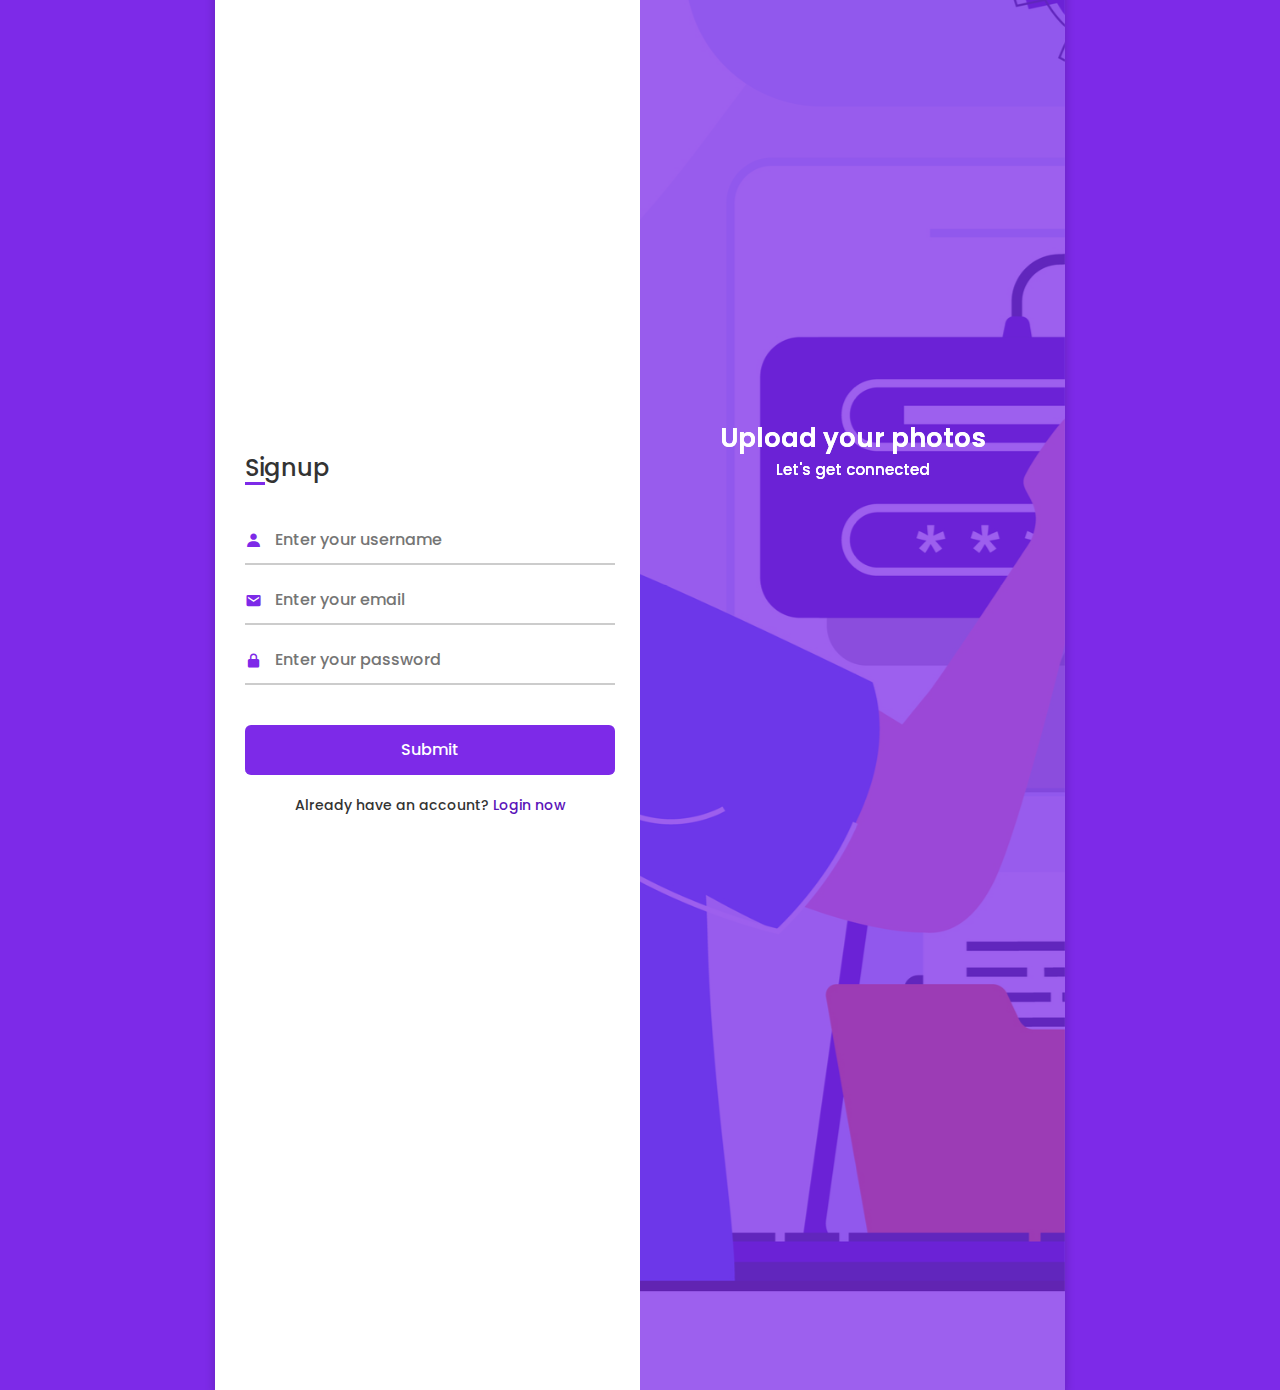
<file: project/html/index.html>
<html lang="pt-pt">
    <head>
        <meta charset="UTF-8">
        <title>Login and Registration</title>
        <link href='https://unpkg.com/boxicons@2.1.4/css/boxicons.min.css' rel='stylesheet'>
		<link rel="stylesheet" href="../css/index.css">
		<meta name="viewport" content="width=device-width, inicial-scale=1.0">
    </head>
    <body>
        <div class="container">
			<input type="checkbox" id="flip">
			<div class="cover">
				<div class="front">
					<img src="../images/Img1.jpeg" alt="">
					<div class="text">
						<span class="text-1">Upload your photos</span>
						<span class="text-2">Let's get connected</span>
					</div>
				</div>
				<div class="back">
					<img class="backImg" src="../images/Img1.jpeg" alt="">
					<div class="text">
						<span class="text-1">Upload your photos</span>
						<span class="text-2">Let's get connected</span>
					</div>
				</div>
			</div>
			<form action="/actions/do_login" method="post">
				<div class="form-content">
					<div class="login-form">
						<div class="title">Login</div>
						<div class="input-boxes">
							<div class="inpup-box">
								<i class='bx bxs-envelope'></i>
								<input type="text" name="email" placeholder="Enter your email" required>
							</div>
							<div class="inpup-box">
								<i class='bx bxs-lock-alt' ></i>
								<input type="password" name="password" placeholder="Enter your password" required>
							</div>
							<div class="text"><a href="#">Forgot password?</a></div>
							<div class="button inpup-box">
								<input type="submit" value="Submit">
							</div>
							<div class="text sign-up-text">Don't have an account? <label for="flip">Signup now</label></div>
						</div>
					</div>
				</div>
			</form>
			<form action="/actions/do_register">
				<div class="form-content">
					<div class="signup-form">
						<div class="title">Signup</div>
						<div class="input-boxes">
							<div class="inpup-box">
								<i class='bx bxs-user'></i>
								<input type="text" name="username" placeholder="Enter your username" required>
							</div>
							<div class="inpup-box">
								<i class='bx bxs-envelope'></i>
								<input type="text" name="email" placeholder="Enter your email" required>
							</div>
							<div class="inpup-box">
								<i class='bx bxs-lock-alt' ></i>
								<input type="password" name="password" placeholder="Enter your password" required>
							</div>
							<div class="button inpup-box">
								<input type="submit" value="Submit">
							</div>
							<div class="text sign-up-text">Already have an account? <label for="flip">Login now</label></div>
						</div>
					</div>
				</div>
			</form>
		</div>
        <script src="../js/index.js"></script>
    </body>
</html>
</file>
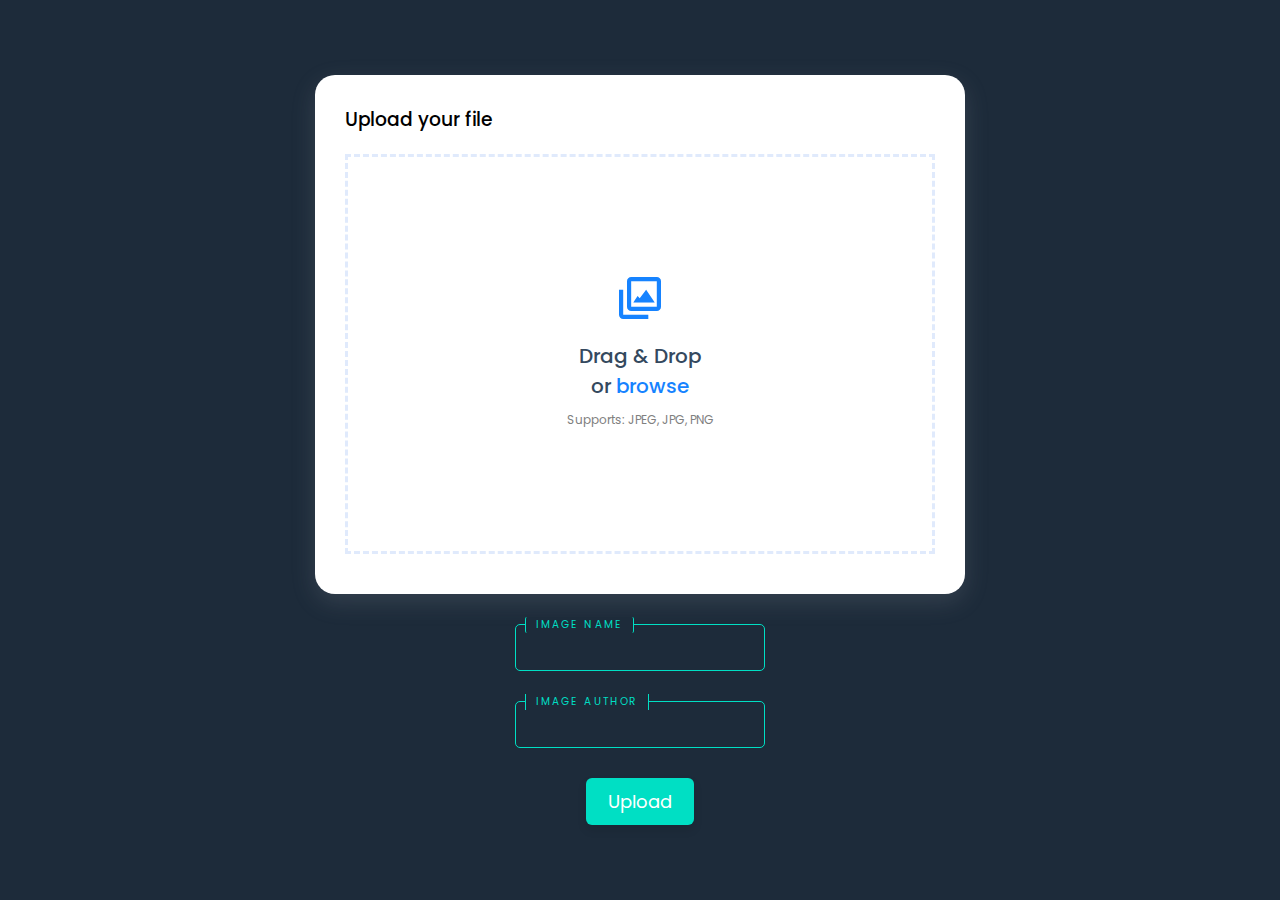
<file: project/html/upload.html>
<!DOCTYPE html>
<html lang="pt-pt">
	<head>
		<meta charset="UTF-8">
		<title>Upload</title>
		<link rel="stylesheet" href="../css/upload.css">
		<link href='https://unpkg.com/boxicons@2.1.4/css/boxicons.min.css' rel='stylesheet'>
	</head>
	<body>
		<div class="container" method="post" action="actions/upload_image">
			<h3>Upload your file</h3>
			
			<div class="drag-area">
				<div class="icon">
					<i class='bx bx-images'></i>
				</div>
				
				<span class="header">Drag & Drop</span>
				<span class="header">or <span class="button">browse</span></span>
				<input type="file" hidden />
				<span class="support">Supports: JPEG, JPG, PNG</span>
			</div>
		</div>
		<div class="inputBox">
			<input type="text" id="nameImg">
			<span>Image name</span>
		</div>
		<div class="inputBox">
			<input type="text" id="authorImg">
			<span>Image author</span>
		</div>
		<input type="submit" class="btn" value="Upload" onclick="uploadImage()">
		<script src="../js/upload.js"></script>
	</body>
</html>
</file>
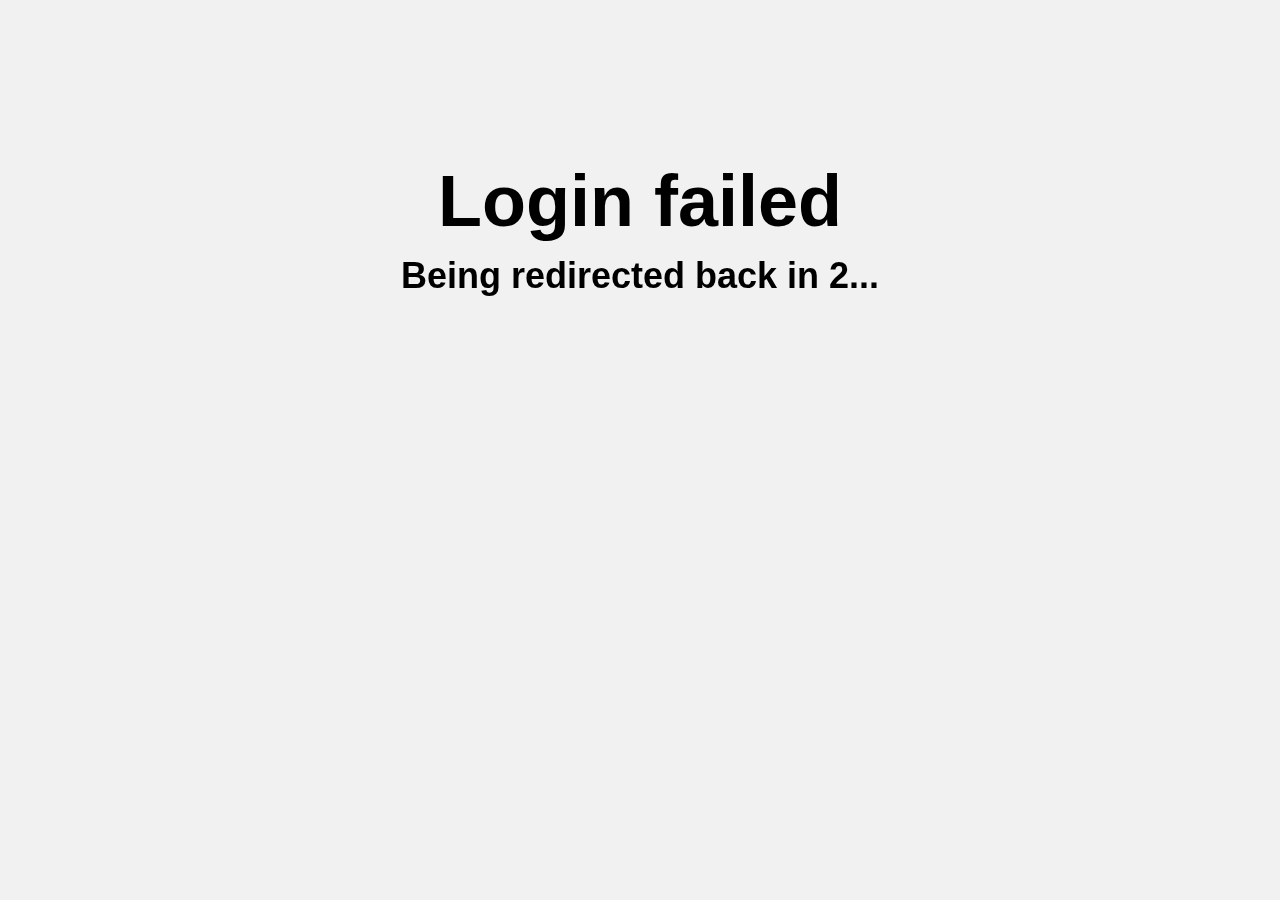
<file: project/html/confirmations/login_failed.html>
<!DOCTYPE html>
<html lang="en">
<head>
    <meta charset="UTF-8">
    <title>Login failed</title>
    <style>
        * {
            font-family: 'Poppins', sans-serif;
        }
        body {
            background-color: #f1f1f1;
            scale: 150%;
            padding-top: 10%;
            overflow: hidden;
        }
        h1, h4 {
            text-align: center;
            scale: 150%;
        }
    </style>
</head>
<body onload="countdown(2)">
<h1>Login failed</h1>
<h4>Being redirected back in <a style="text-decoration: none; color: unset" id="timeout"></a>...</h4>
<script>
    function countdown(time) {
        let cnt = 0;
        document.getElementById("timeout").innerHTML = `${time}`;
        setInterval(function () {
            if (cnt < 250) {
                cnt++;
            }
            else {
                time--;
                cnt = 0;
                document.getElementById("timeout").innerHTML = `${time}`;
                if (time <= 0) {
                    window.location.href = "/";
                }
            }
        }, 1);
    }
</script>
</body>
</html>
</file>
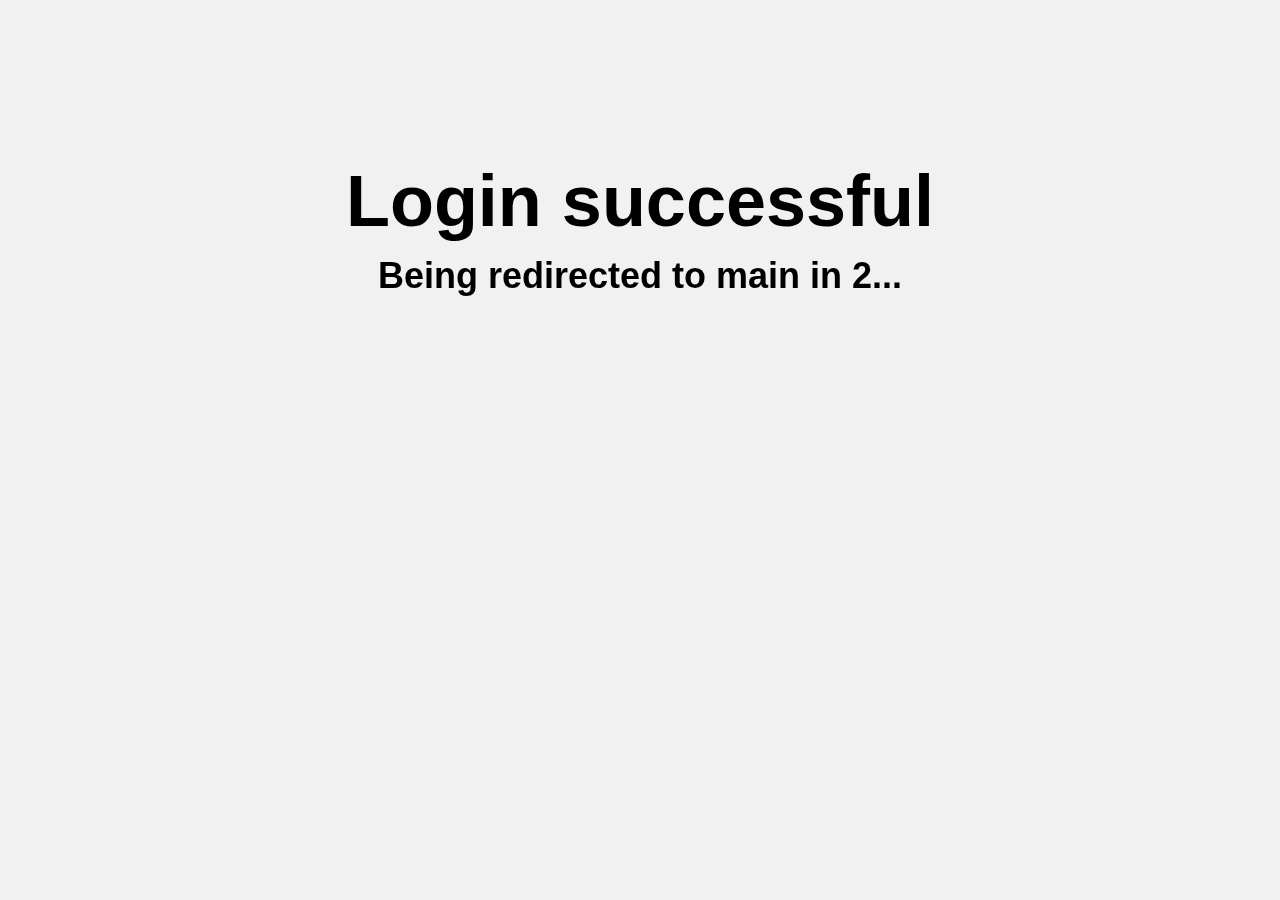
<file: project/html/confirmations/login_successful.html>
<!DOCTYPE html>
<html lang="en">
<head>
    <meta charset="UTF-8">
    <title>Login successful</title>
    <style>
        * {
            font-family: 'Poppins', sans-serif;
        }
        body {
            background-color: #f1f1f1;
            scale: 150%;
            padding-top: 10%;
            overflow: hidden;
        }
        h1, h4 {
            text-align: center;
            scale: 150%;
        }
    </style>
</head>
<body onload="countdown(2)">
<h1>Login successful</h1>
<h4>Being redirected to main in <a style="text-decoration: none; color: unset" id="timeout"></a>...</h4>
<script>
    function countdown(time) {
        let cnt = 0;
        document.getElementById("timeout").innerHTML = `${time}`;
        setInterval(function () {
            if (cnt < 250) {
                cnt++;
            }
            else {
                time--;
                cnt = 0;
                document.getElementById("timeout").innerHTML = `${time}`;
                if (time <= 0) {
                    window.location.href = "/main";
                }
            }
        }, 1);
    }
</script>
</body>
</html>
</file>
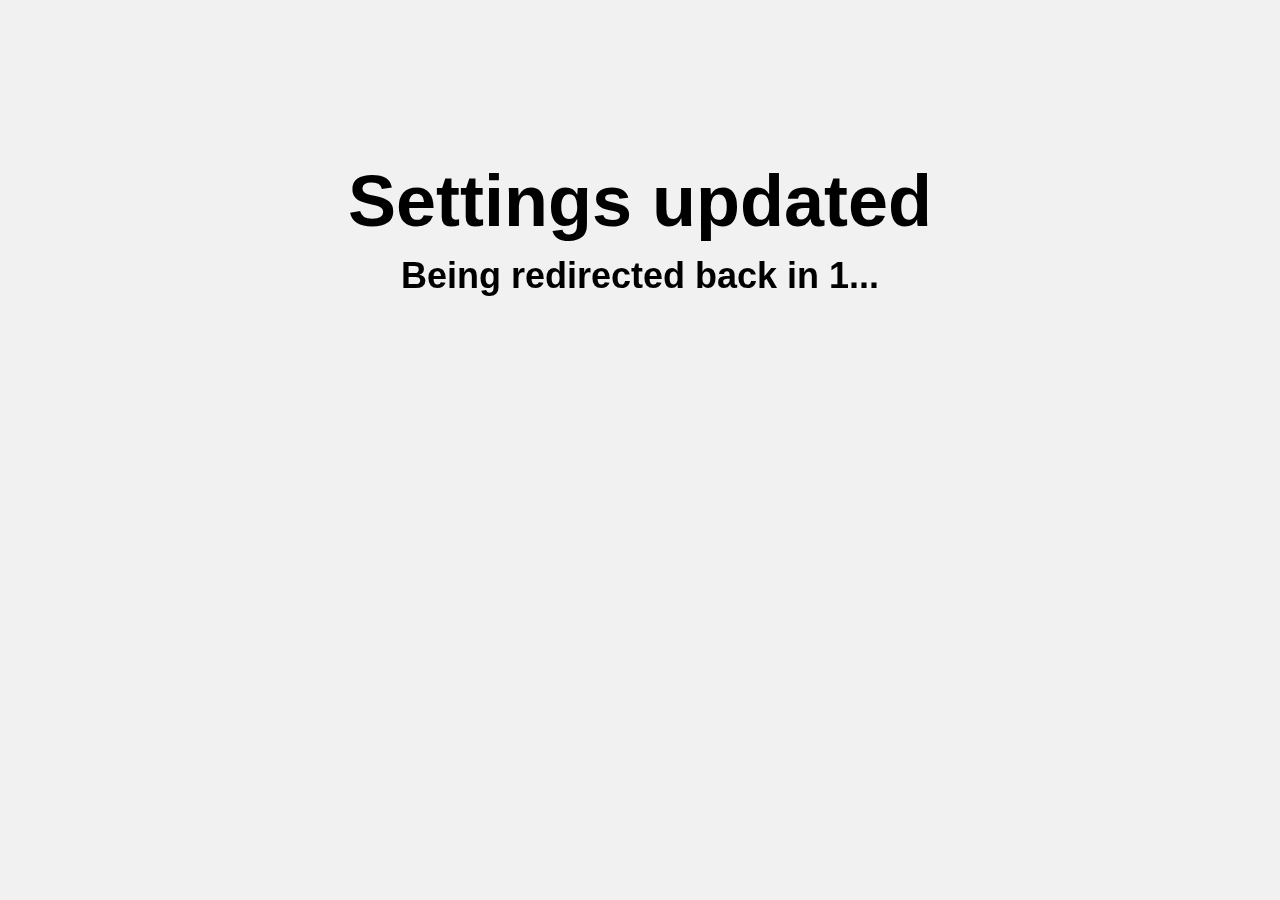
<file: project/html/confirmations/settings_updated.html>
<!DOCTYPE html>
<html lang="en">
<head>
    <meta charset="UTF-8">
    <title>Settings updated</title>
    <style>
        * {
            font-family: 'Poppins', sans-serif;
        }
        body {
            background-color: #f1f1f1;
            scale: 150%;
            padding-top: 10%;
            overflow: hidden;
        }
        h1, h4 {
            text-align: center;
            scale: 150%;
        }
    </style>
</head>
<body onload="countdown(1)">
<h1>Settings updated</h1>
<h4>Being redirected back in <a style="text-decoration: none; color: unset" id="timeout"></a>...</h4>
<script>
    function countdown(time) {
        let cnt = 0;
        document.getElementById("timeout").innerHTML = `${time}`;
        setInterval(function () {
            if (cnt < 250) {
                cnt++;
            }
            else {
                time--;
                cnt = 0;
                document.getElementById("timeout").innerHTML = `${time}`;
                if (time <= 0) {
                    window.location.href = "/profile";
                }
            }
        }, 1);
    }
</script>
</body>
</html>
</file>
<file: project/css/index.css>
@import url('https://fonts.googleapis.com/css?family=Poppins:wght@200;300;400;500;600;700&display=swap');

*{
    margin: 0;
    padding: 0;
    box-sizing: border-box;
    font-family: 'Poppins', sans-serif;
}

body{
    min-height: 100vh;
    display: flex;
    align-items: center;
    justify-content: center;
    background: #7d2ae8;
}

.container{
    position: relative;
    max-width: 850px;
    width: 100%;
    background: #fff;
    padding: 40px 30px;
    box-shadow: 0 5px 10px rgba(0,0,0,0.2);
    perspective: 2700px;
}

.container .cover{
    position: absolute;
    top: 0;
    left: 50%;
    height: 100%;
    width: 50%;
    z-index: 98;
    transition: all 1s ease;
    transform-origin: left;
    transform-style: preserve-3d;
}

.container .cover::before{
    content: '';
    position: absolute;
    height: 100%;
    width: 100%;
    background: #7d2ae8;
    opacity: 0.5;
    z-index: 100;
}

.container .cover::after{
    content: '';
    position: absolute;
    height: 100%;
    width: 100%;
    background: #7d2ae8;
    opacity: 0.5;
    z-index: 100;
    transform: rotateY(180deg);
}

.container #flip:checked ~ .cover{
    transform: rotateY(-180deg);
}

.container .cover img{
    position: absolute;
    height: 100%;
    width: 100%;
    object-fit: cover;
    z-index: 12;
    backface-visibility: hidden;
}

.container .cover .back .backImg{
    transform: rotateY(180deg);
}

.container .cover .text{
    position: absolute;
    z-index: 111;
    height: 100%;
    width: 100%;
    display: flex;
    flex-direction: column;
    align-items: center;
    justify-content: center;
}

.cover .text .text-1,
.cover .text .text-2{
    font-size: 26px;
    font-weight: 600;
    color: #fff;
    text-align: center;
    backface-visibility: hidden;
}

.cover .text .back .text-1,
.cover .text .back .text-2{
    transform: rotateY(180deg);
}

.cover .text .text-2{
    font-size: 15px;
    font-weight: 500;
}

.container form{
    height: 100%;
    width: 100%;
    background: #fff;
}

.container .form-content{
    display: flex;
    align-items: center;
    justify-content: space-between;
}

.form-content .login-form,
.form-content .signup-form{
    width: calc(100% / 2 - 25px);
}

form .form-content .title{
    position: relative;
    font-size: 24px;
    font-weight: 500;
    color: #333;
}

form .form-content .title:before{
    content: '';
    position: absolute;
    left: 0;
    bottom: 0;
    height: 3px;
    width: 25px;
    background: #7d2ae8;
}

form .signup-form .title:before{
    width: 20px;
}

form .form-content .input-boxes{
    margin-top: 30px;
}

form .form-content .inpup-box{
    display: flex;
    align-items: center;
    height: 50px;
    width: 100%;
    margin: 10px 0;
    position: relative;
}

.form-content .inpup-box input{
    height: 100%;
    width: 100%;
    outline: none;
    border: none;
    padding: 0 30px;
    font-size: 16px;
    font-weight: 500;
    border-bottom: 2px solid rgba(0,0,0,0.2);
    transition: all 0.3s ease;
}

.form-content .inpup-box input:focus,
.form-content .inpup-box input:valid{
    border-color: #7d2ae8;
}

.form-content .inpup-box i{
    position: absolute;
    color: #7d2ae8;
    font-size: 17px;
}

form .form-content .text{
    font-size: 14px;
    font-weight: 500;
    color: #333;
}

form .form-content .text a{
    text-decoration: none;
}

form .form-content .text a:hover{
    text-decoration: underline;
}

form .form-content .button{
    color: #fff;
    margin-top: 40px;
}

form .form-content .button input{
    color: #fff;
    background: #7d2ae8;
    border-radius: 6px;
    padding: 0;
    cursor: pointer;
    transition: all 0.4s ease;
}

form .form-content .button input:hover{
    background: #5b13b9;
}

form .form-content label{
    color: #5b13b9;
    cursor: pointer;
}

form .form-content label:hover{
    text-decoration: underline;
}

form .form-content .login-text,
form .form-content .sign-up-text{
    text-align: center;
    margin-top: 20px;
}

.container #flip{
    display: none;
}

@media (max-width: 730px) {
    .container .cover{
        display: none;
    }

    .form-content .login-form,
    .form-content .signup-form{
        width: 100%;
    }

    .form-content .signup-form{
        display: none;
    }

    .container #flip:checked ~ form .signup-form{
        display: block;
    }

    .container #flip:checked ~ form .login-form{
        display: none;
    }
}
</file>
<file: project/css/upload.css>
@import url('https://fonts.googleapis.com/css2?family=Poppins:wght@200;300;400;500;600;700;800;900&display=swap');

*{
  margin: 0;
  padding: 0;
  box-sizing: border-box;
  font-family: 'Poppins', sans-serif;
}

body{
  display: flex;
  align-items: center;
  justify-content: center;
  min-height: 100vh;
  flex-direction: column;
  gap: 30px;
  background-color: #1d2b3a;
}

.container{
  max-width: 650px;
  width: 100%;
  padding: 30px;
  background: #fff;
  border-radius: 20px;
  box-shadow: rgba(149, 157, 165, 0.2) 0 8px 24px;
}

.drag-area{
  height: 400px;
  border: 3px dashed #e0eafc;
  display: flex;
  align-items: center;
  justify-content: center;
  flex-direction: column;
  margin: 10px auto;
}

h3{
  margin-bottom: 20px;
  font-weight: 500;
}

.drag-area .icon{
  font-size: 50px;
  color: #1683ff;
}

.drag-area .header{
  font-size: 20px;
  font-weight: 500;
  color: #34495e;
}

.drag-area .support{
  font-size: 12px;
  color: gray;
  margin: 10px 0 15px 0;
}

.drag-area .button{
  font-size: 20px;
  font-weight: 500;
  color: #1683ff;
  cursor: pointer;
}

.drag-area.active{
  border: 2px solid #1683ff;
}

.drag-area img{
  max-width: 100%;
  max-height: 100%;
  object-fit: cover;
}

.inputBox{
  position: relative;
  width: 250px;
}

.inputBox input{
  width: 100%;
  padding: 10px;
  border: 1px solid rgba(255, 255, 255, 0.25);
  background: #1d2b3a;
  border-radius: 5px;
  outline: none;
  color: #fff;
  font-size: 1em;
  transition: 0.5s;
}

.inputBox span{
  position: absolute;
  left: 0;
  padding: 10px;
  pointer-events: none;
  font-size: 1em;
  color: rgba(255,255,255,0.25);
  text-transform: uppercase;
  transition: 0.5s;
}

.inputBox input:valid ~ span,
.inputBox input:focus ~ span{
  color: #00dfc4;
  transform: translateX(10px) translateY(-7px);
  font-size: 0.65em;
  padding: 0 10px;
  background: #1d2b3a;
  border-left: 1px solid #00dfc4;
  border-right: 1px solid #00dfc4;
  letter-spacing: 0.2em;
}

.inputBox:nth-child(2) input:valid ~ span,
.inputBox:nth-child(2) input:focus ~ span{
  background: #1d2b3a;
  color: #00dfc4;
  border-radius: 2px;
}

.inputBox input:valid,
.inputBox input:focus{
  border: 1px solid #00dfc4;
}

.btn{
  position: relative;
  padding: 10px 22px;
  background: #00dfc4;
  border-radius: 6px;
  color: #fff;
  border: none;
  font-size: 18px;
  font-weight: 400;
  cursor: pointer;
  transition: transform 0.2s ease;
  box-shadow: 0 5px 10px rgba(0, 0, 0, 0.1);
}

.btn:active{
  transform: scale(0.96);
}
</file>
